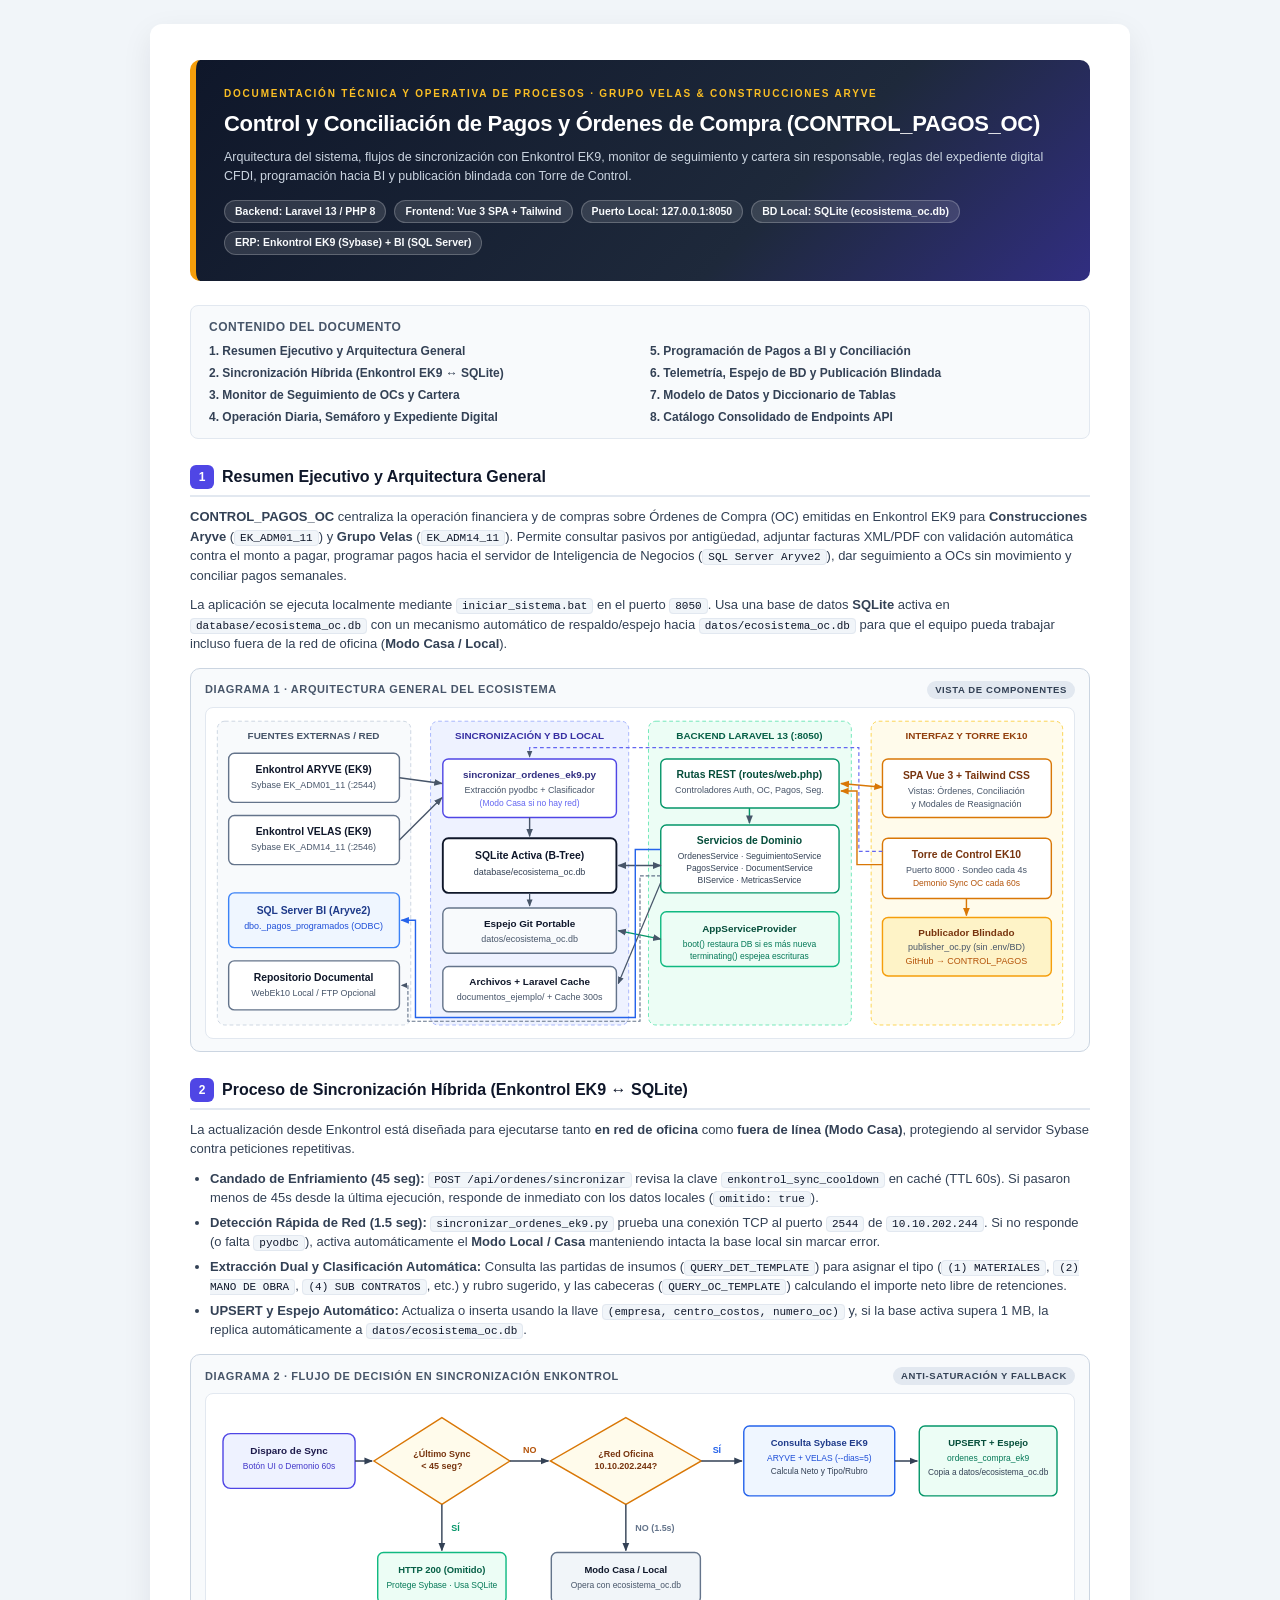
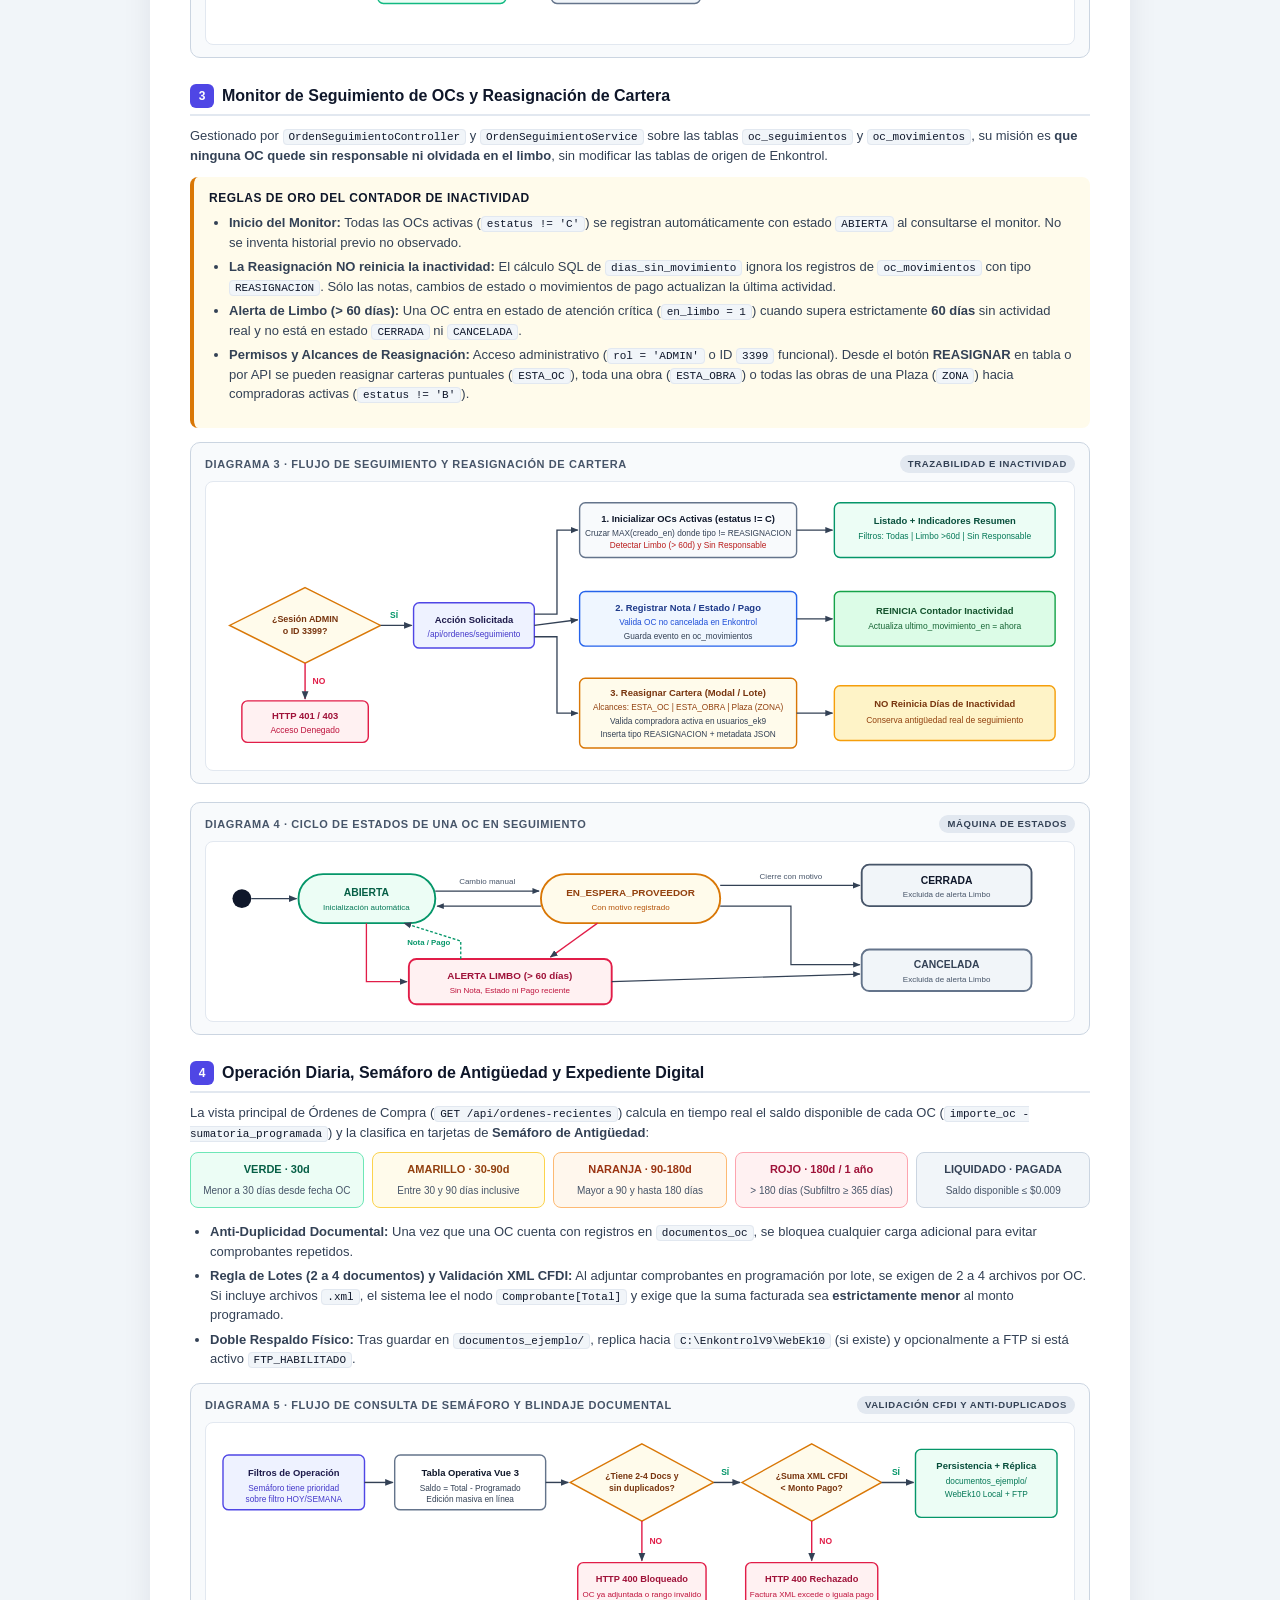
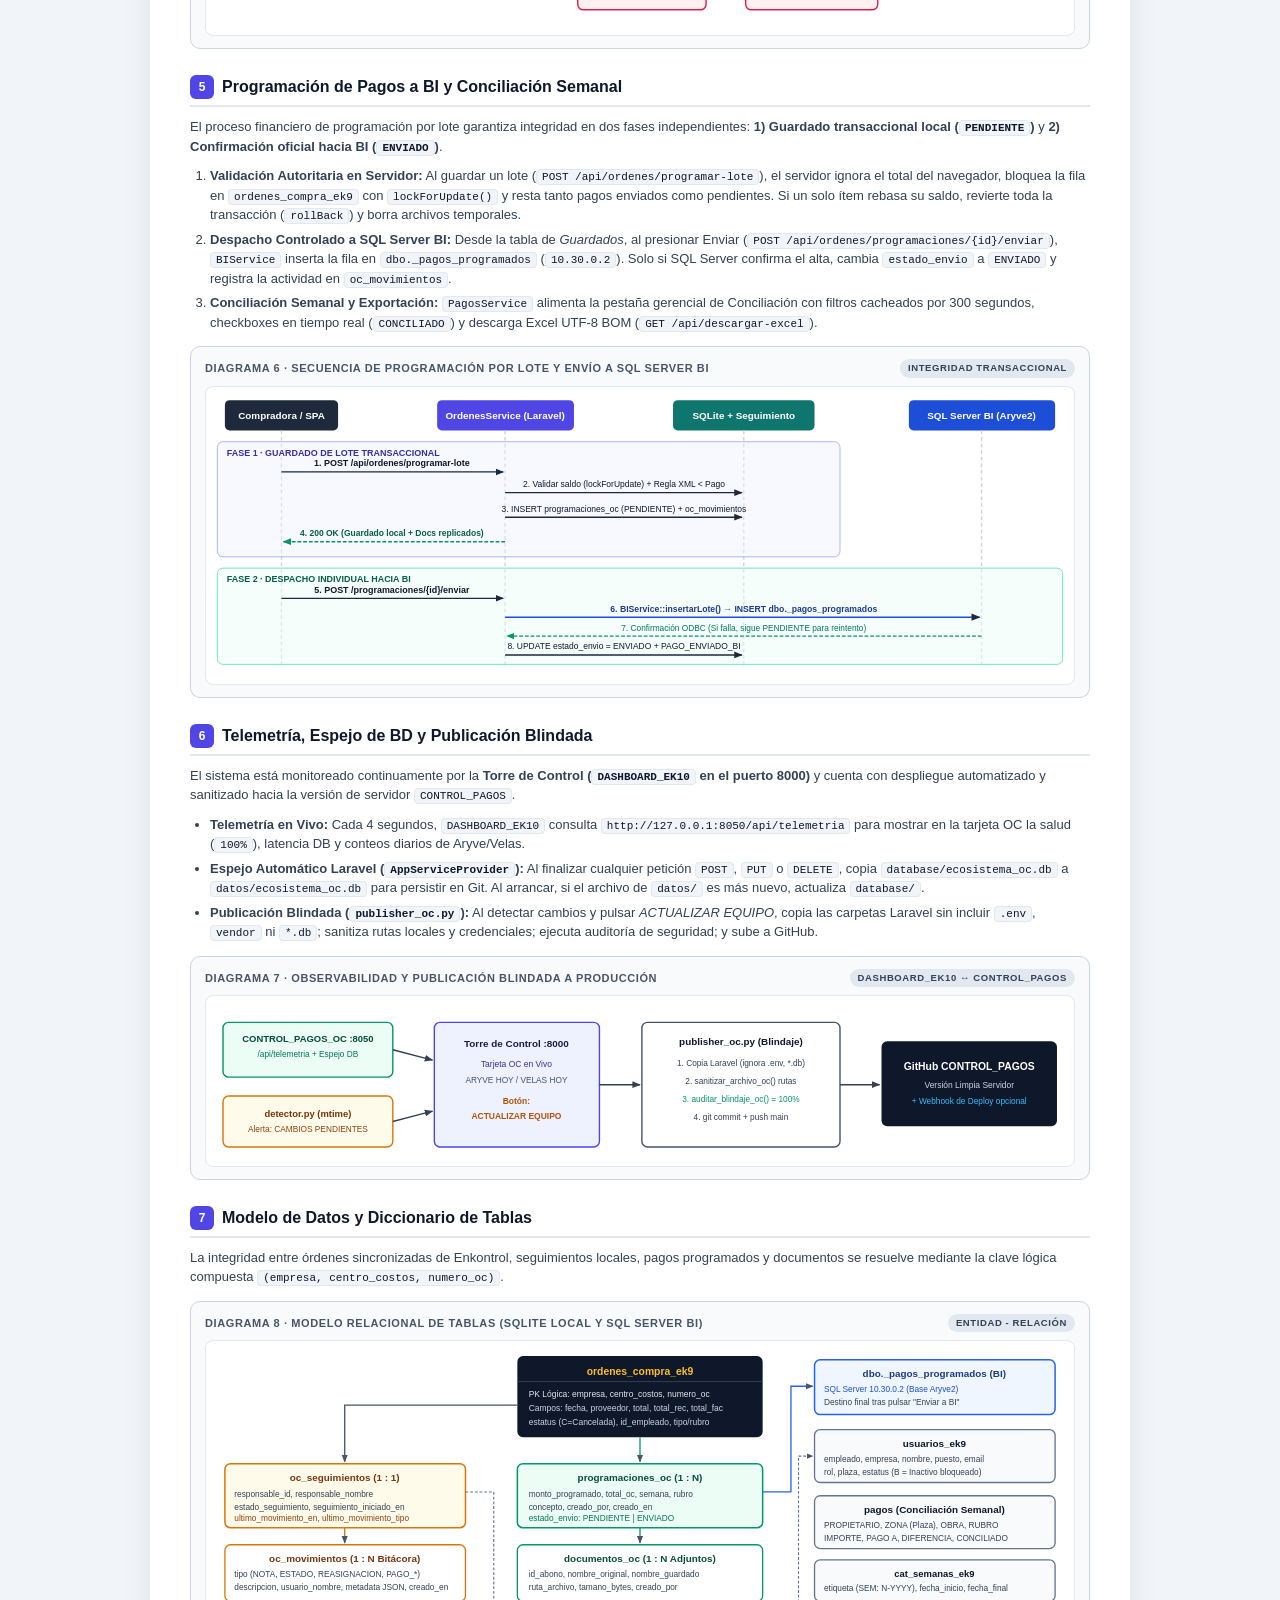
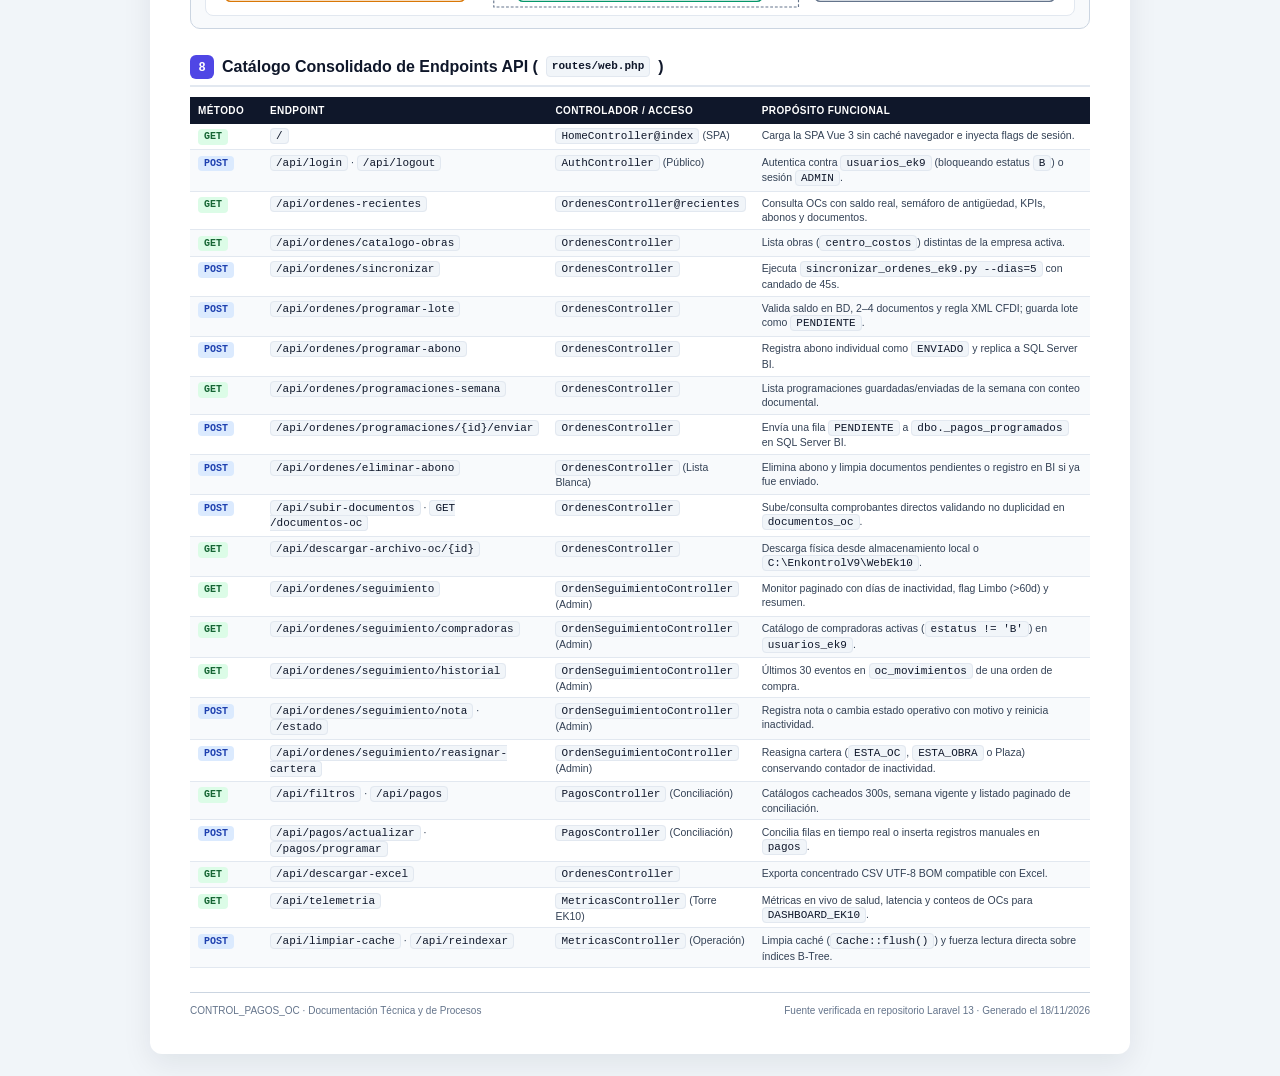
<file: docs/DOCUMENTACION_TECNICA_PROCESOS.html>
<!DOCTYPE html>
<html lang="es">
<head>
  <meta charset="UTF-8">
  <meta name="viewport" content="width=device-width, initial-scale=1.0">
  <title>Documentación Técnica y Diagramas de Procesos — CONTROL_PAGOS_OC</title>
  <style>
    @page {
      size: letter portrait;
      margin: 14mm 13mm 15mm 13mm;
    }

    * {
      box-sizing: border-box;
      -webkit-print-color-adjust: exact !important;
      print-color-adjust: exact !important;
    }

    body {
      font-family: "Segoe UI", -apple-system, BlinkMacSystemFont, Roboto, Arial, sans-serif;
      color: #1e293b;
      background: #f1f5f9;
      margin: 0;
      padding: 24px;
      line-height: 1.5;
      font-size: 13px;
    }

    .doc-container {
      max-width: 980px;
      margin: 0 auto;
      background: #ffffff;
      border-radius: 12px;
      box-shadow: 0 10px 30px rgba(15, 23, 42, 0.08);
      padding: 36px 40px;
    }

    @media print {
      body {
        background: #ffffff;
        padding: 0;
        font-size: 11.5px;
      }
      .doc-container {
        max-width: 100%;
        box-shadow: none;
        padding: 0;
        border-radius: 0;
      }
      .no-print {
        display: none !important;
      }
      .page-break {
        page-break-before: always;
        break-before: page;
      }
    }

    /* Cover / Header Banner */
    .doc-header {
      background: linear-gradient(135deg, #0f172a 0%, #1e293b 65%, #312e81 100%);
      color: #ffffff;
      padding: 26px 28px;
      border-radius: 10px;
      margin-bottom: 24px;
      border-left: 6px solid #f59e0b;
    }
    .doc-kicker {
      font-size: 10px;
      font-weight: 800;
      letter-spacing: 1.8px;
      text-transform: uppercase;
      color: #fbbf24;
      margin-bottom: 6px;
    }
    .doc-header h1 {
      margin: 0 0 8px 0;
      font-size: 22px;
      font-weight: 800;
      letter-spacing: -0.3px;
      color: #ffffff;
    }
    .doc-subtitle {
      margin: 0 0 14px 0;
      font-size: 12.5px;
      color: #cbd5e1;
    }
    .meta-pills {
      display: flex;
      flex-wrap: wrap;
      gap: 8px;
    }
    .meta-pill {
      background: rgba(255, 255, 255, 0.12);
      border: 1px solid rgba(255, 255, 255, 0.22);
      border-radius: 999px;
      padding: 3px 10px;
      font-size: 10.5px;
      font-weight: 600;
      color: #f8fafc;
    }

    /* Typography */
    h2 {
      font-size: 16px;
      font-weight: 800;
      color: #0f172a;
      margin: 26px 0 10px 0;
      padding-bottom: 6px;
      border-bottom: 2px solid #e2e8f0;
      display: flex;
      align-items: center;
      gap: 8px;
      page-break-after: avoid;
      break-after: avoid;
    }
    .sec-num {
      display: inline-flex;
      align-items: center;
      justify-content: center;
      width: 24px;
      height: 24px;
      border-radius: 6px;
      background: #4f46e5;
      color: #ffffff;
      font-size: 12px;
      font-weight: 800;
      flex-shrink: 0;
    }
    h3 {
      font-size: 13.5px;
      font-weight: 700;
      color: #1e293b;
      margin: 16px 0 8px 0;
      page-break-after: avoid;
      break-after: avoid;
    }
    p {
      margin: 0 0 10px 0;
      color: #334155;
    }
    ul, ol {
      margin: 6px 0 12px 0;
      padding-left: 20px;
      color: #334155;
    }
    li {
      margin-bottom: 5px;
    }

    code {
      background: #f1f5f9;
      border: 1px solid #e2e8f0;
      border-radius: 4px;
      padding: 1px 5px;
      font-family: Consolas, "Courier New", monospace;
      font-size: 11px;
      color: #0f172a;
    }

    /* Callouts */
    .callout {
      border-radius: 8px;
      padding: 12px 15px;
      margin: 12px 0;
      border-left: 4px solid #4f46e5;
      background: #eef2ff;
      break-inside: avoid;
      page-break-inside: avoid;
    }
    .callout.amber {
      border-left-color: #d97706;
      background: #fffbeb;
    }
    .callout.emerald {
      border-left-color: #059669;
      background: #ecfdf5;
    }
    .callout-title {
      font-weight: 800;
      font-size: 12px;
      text-transform: uppercase;
      letter-spacing: 0.5px;
      margin-bottom: 4px;
      color: #0f172a;
    }

    /* Diagram Card */
    .diagram-card {
      border: 1px solid #cbd5e1;
      border-radius: 10px;
      background: #f8fafc;
      padding: 12px 14px;
      margin: 14px 0 18px 0;
      break-inside: avoid;
      page-break-inside: avoid;
    }
    .diagram-title {
      font-size: 11px;
      font-weight: 800;
      text-transform: uppercase;
      letter-spacing: 0.6px;
      color: #475569;
      margin-bottom: 8px;
      display: flex;
      justify-content: space-between;
      align-items: center;
      gap: 10px;
    }
    .diagram-title span.tag {
      background: #e2e8f0;
      color: #334155;
      padding: 2px 8px;
      border-radius: 999px;
      font-size: 9.5px;
      white-space: nowrap;
      flex-shrink: 0;
    }
    .diagram-card svg {
      width: 100%;
      height: auto;
      display: block;
      background: #ffffff;
      border: 1px solid #e2e8f0;
      border-radius: 8px;
    }

    /* Tables */
    table {
      width: 100%;
      border-collapse: collapse;
      margin: 8px 0 12px 0;
      font-size: 10.5px;
      break-inside: auto;
    }
    thead {
      display: table-header-group;
    }
    tr {
      break-inside: avoid;
      page-break-inside: avoid;
    }
    th {
      background: #0f172a;
      color: #ffffff;
      text-align: left;
      padding: 6px 8px;
      font-weight: 700;
      font-size: 10px;
      text-transform: uppercase;
      letter-spacing: 0.4px;
    }
    td {
      padding: 4.5px 8px;
      border-bottom: 1px solid #e2e8f0;
      vertical-align: top;
      color: #334155;
      line-height: 1.35;
    }
    tbody tr:nth-child(even) td {
      background: #f8fafc;
    }

    .badge {
      display: inline-block;
      padding: 1px 6px;
      border-radius: 4px;
      font-size: 10px;
      font-weight: 700;
      font-family: Consolas, monospace;
    }
    .b-get { background: #dcfce7; color: #166534; }
    .b-post { background: #dbeafe; color: #1e40af; }

    /* KPI / Semaphore grid */
    .grid-cards {
      display: grid;
      grid-template-columns: repeat(5, 1fr);
      gap: 8px;
      margin: 10px 0 14px 0;
      break-inside: avoid;
      page-break-inside: avoid;
    }
    .sem-card {
      border-radius: 8px;
      padding: 8px 10px;
      border: 1px solid #cbd5e1;
      text-align: center;
    }
    .sem-card strong {
      display: block;
      font-size: 11px;
      margin-bottom: 2px;
    }
    .sem-card span {
      font-size: 10px;
      color: #475569;
    }
    .sem-verde { background: #ecfdf5; border-color: #6ee7b7; color: #065f46; }
    .sem-amarillo { background: #fffbeb; border-color: #fcd34d; color: #92400e; }
    .sem-naranja { background: #fff7ed; border-color: #fdba74; color: #9a3412; }
    .sem-rojo { background: #fff1f2; border-color: #fda4af; color: #9f1239; }
    .sem-gris { background: #f1f5f9; border-color: #cbd5e1; color: #334155; }

    .toc-box {
      background: #f8fafc;
      border: 1px solid #e2e8f0;
      border-radius: 8px;
      padding: 12px 18px;
      margin-bottom: 20px;
      break-inside: avoid;
    }
    .toc-grid {
      display: grid;
      grid-template-columns: 1fr 1fr;
      gap: 4px 20px;
      font-size: 12px;
    }
    .toc-grid a {
      color: #334155;
      text-decoration: none;
      font-weight: 600;
    }
    .footer-note {
      margin-top: 24px;
      padding-top: 10px;
      border-top: 1px solid #cbd5e1;
      font-size: 10px;
      color: #64748b;
      display: flex;
      justify-content: space-between;
    }
  </style>
</head>
<body>
  <div class="doc-container">

    <!-- ENCABEZADO EJECUTIVO -->
    <header class="doc-header">
      <div class="doc-kicker">Documentación Técnica y Operativa de Procesos · Grupo Velas &amp; Construcciones Aryve</div>
      <h1>Control y Conciliación de Pagos y Órdenes de Compra (CONTROL_PAGOS_OC)</h1>
      <p class="doc-subtitle">
        Arquitectura del sistema, flujos de sincronización con Enkontrol EK9, monitor de seguimiento y cartera sin responsable, reglas del expediente digital CFDI, programación hacia BI y publicación blindada con Torre de Control.
      </p>
      <div class="meta-pills">
        <span class="meta-pill">Backend: Laravel 13 / PHP 8</span>
        <span class="meta-pill">Frontend: Vue 3 SPA + Tailwind</span>
        <span class="meta-pill">Puerto Local: 127.0.0.1:8050</span>
        <span class="meta-pill">BD Local: SQLite (ecosistema_oc.db)</span>
        <span class="meta-pill">ERP: Enkontrol EK9 (Sybase) + BI (SQL Server)</span>
      </div>
    </header>

    <!-- INDICE -->
    <section class="toc-box">
      <div class="callout-title" style="color:#475569; margin-bottom:6px;">Contenido del Documento</div>
      <div class="toc-grid">
        <a href="#sec1">1. Resumen Ejecutivo y Arquitectura General</a>
        <a href="#sec5">5. Programación de Pagos a BI y Conciliación</a>
        <a href="#sec2">2. Sincronización Híbrida (Enkontrol EK9 ↔ SQLite)</a>
        <a href="#sec6">6. Telemetría, Espejo de BD y Publicación Blindada</a>
        <a href="#sec3">3. Monitor de Seguimiento de OCs y Cartera</a>
        <a href="#sec7">7. Modelo de Datos y Diccionario de Tablas</a>
        <a href="#sec4">4. Operación Diaria, Semáforo y Expediente Digital</a>
        <a href="#sec8">8. Catálogo Consolidado de Endpoints API</a>
      </div>
    </section>

    <!-- SECCION 1 -->
    <section id="sec1">
      <h2><span class="sec-num">1</span> Resumen Ejecutivo y Arquitectura General</h2>
      <p>
        <strong>CONTROL_PAGOS_OC</strong> centraliza la operación financiera y de compras sobre Órdenes de Compra (OC) emitidas en Enkontrol EK9 para <strong>Construcciones Aryve</strong> (<code>EK_ADM01_11</code>) y <strong>Grupo Velas</strong> (<code>EK_ADM14_11</code>). Permite consultar pasivos por antigüedad, adjuntar facturas XML/PDF con validación automática contra el monto a pagar, programar pagos hacia el servidor de Inteligencia de Negocios (<code>SQL Server Aryve2</code>), dar seguimiento a OCs sin movimiento y conciliar pagos semanales.
      </p>
      <p>
        La aplicación se ejecuta localmente mediante <code>iniciar_sistema.bat</code> en el puerto <code>8050</code>. Usa una base de datos <strong>SQLite</strong> activa en <code>database/ecosistema_oc.db</code> con un mecanismo automático de respaldo/espejo hacia <code>datos/ecosistema_oc.db</code> para que el equipo pueda trabajar incluso fuera de la red de oficina (<strong>Modo Casa / Local</strong>).
      </p>

      <div class="diagram-card">
        <div class="diagram-title">
          <span>Diagrama 1 · Arquitectura General del Ecosistema</span>
          <span class="tag">Vista de Componentes</span>
        </div>
        <svg viewBox="0 0 920 350" xmlns="http://www.w3.org/2000/svg">
          <defs>
            <marker id="arr1" viewBox="0 0 10 10" refX="9" refY="5" markerWidth="6" markerHeight="6" orient="auto-start-reverse">
              <path d="M 0 1 L 10 5 L 0 9 z" fill="#475569"/>
            </marker>
            <marker id="arr1-blue" viewBox="0 0 10 10" refX="9" refY="5" markerWidth="6" markerHeight="6" orient="auto-start-reverse">
              <path d="M 0 1 L 10 5 L 0 9 z" fill="#2563eb"/>
            </marker>
            <marker id="arr1-amber" viewBox="0 0 10 10" refX="9" refY="5" markerWidth="6" markerHeight="6" orient="auto-start-reverse">
              <path d="M 0 1 L 10 5 L 0 9 z" fill="#d97706"/>
            </marker>
          </defs>

          <!-- Zone Backgrounds -->
          <rect x="12" y="14" width="205" height="322" rx="8" fill="#f8fafc" stroke="#cbd5e1" stroke-dasharray="4 3"/>
          <text x="114" y="33" text-anchor="middle" font-size="10.5" font-weight="800" fill="#475569">FUENTES EXTERNAS / RED</text>

          <rect x="238" y="14" width="210" height="322" rx="8" fill="#eef2ff" stroke="#a5b4fc" stroke-dasharray="4 3"/>
          <text x="343" y="33" text-anchor="middle" font-size="10.5" font-weight="800" fill="#3730a3">SINCRONIZACIÓN Y BD LOCAL</text>

          <rect x="469" y="14" width="215" height="322" rx="8" fill="#ecfdf5" stroke="#6ee7b7" stroke-dasharray="4 3"/>
          <text x="576" y="33" text-anchor="middle" font-size="10.5" font-weight="800" fill="#065f46">BACKEND LARAVEL 13 (:8050)</text>

          <rect x="705" y="14" width="203" height="322" rx="8" fill="#fffbeb" stroke="#fcd34d" stroke-dasharray="4 3"/>
          <text x="806" y="33" text-anchor="middle" font-size="10.5" font-weight="800" fill="#92400e">INTERFAZ Y TORRE EK10</text>

          <!-- Column 1 Nodes -->
          <rect x="24" y="48" width="181" height="52" rx="6" fill="#ffffff" stroke="#64748b" stroke-width="1.5"/>
          <text x="114" y="69" text-anchor="middle" font-size="11" font-weight="700" fill="#0f172a">Enkontrol ARYVE (EK9)</text>
          <text x="114" y="85" text-anchor="middle" font-size="9.5" fill="#475569">Sybase EK_ADM01_11 (:2544)</text>

          <rect x="24" y="114" width="181" height="52" rx="6" fill="#ffffff" stroke="#64748b" stroke-width="1.5"/>
          <text x="114" y="135" text-anchor="middle" font-size="11" font-weight="700" fill="#0f172a">Enkontrol VELAS (EK9)</text>
          <text x="114" y="151" text-anchor="middle" font-size="9.5" fill="#475569">Sybase EK_ADM14_11 (:2546)</text>

          <rect x="24" y="196" width="181" height="58" rx="6" fill="#eff6ff" stroke="#3b82f6" stroke-width="1.5"/>
          <text x="114" y="218" text-anchor="middle" font-size="11" font-weight="700" fill="#1e3a8a">SQL Server BI (Aryve2)</text>
          <text x="114" y="234" text-anchor="middle" font-size="9.5" fill="#1d4ed8">dbo._pagos_programados (ODBC)</text>

          <rect x="24" y="268" width="181" height="52" rx="6" fill="#ffffff" stroke="#64748b" stroke-width="1.5"/>
          <text x="114" y="289" text-anchor="middle" font-size="11" font-weight="700" fill="#0f172a">Repositorio Documental</text>
          <text x="114" y="305" text-anchor="middle" font-size="9.5" fill="#475569">WebEk10 Local / FTP Opcional</text>

          <!-- Column 2 Nodes -->
          <rect x="251" y="54" width="184" height="62" rx="6" fill="#ffffff" stroke="#4f46e5" stroke-width="1.5"/>
          <text x="343" y="74" text-anchor="middle" font-size="10.5" font-weight="700" fill="#312e81">sincronizar_ordenes_ek9.py</text>
          <text x="343" y="90" text-anchor="middle" font-size="9.5" fill="#475569">Extracción pyodbc + Clasificador</text>
          <text x="343" y="104" text-anchor="middle" font-size="9" fill="#6366f1">(Modo Casa si no hay red)</text>

          <rect x="251" y="138" width="184" height="58" rx="6" fill="#ffffff" stroke="#0f172a" stroke-width="2"/>
          <text x="343" y="160" text-anchor="middle" font-size="11" font-weight="800" fill="#0f172a">SQLite Activa (B-Tree)</text>
          <text x="343" y="177" text-anchor="middle" font-size="9.5" fill="#334155">database/ecosistema_oc.db</text>

          <rect x="251" y="212" width="184" height="48" rx="6" fill="#f8fafc" stroke="#64748b" stroke-width="1.5"/>
          <text x="343" y="232" text-anchor="middle" font-size="10.5" font-weight="700" fill="#0f172a">Espejo Git Portable</text>
          <text x="343" y="248" text-anchor="middle" font-size="9.5" fill="#475569">datos/ecosistema_oc.db</text>

          <rect x="251" y="274" width="184" height="48" rx="6" fill="#ffffff" stroke="#64748b" stroke-width="1.5"/>
          <text x="343" y="294" text-anchor="middle" font-size="10.5" font-weight="700" fill="#0f172a">Archivos + Laravel Cache</text>
          <text x="343" y="310" text-anchor="middle" font-size="9.5" fill="#475569">documentos_ejemplo/ + Cache 300s</text>

          <!-- Column 3 Nodes -->
          <rect x="482" y="54" width="189" height="52" rx="6" fill="#ffffff" stroke="#059669" stroke-width="1.5"/>
          <text x="576" y="74" text-anchor="middle" font-size="11" font-weight="700" fill="#064e3b">Rutas REST (routes/web.php)</text>
          <text x="576" y="90" text-anchor="middle" font-size="9.5" fill="#475569">Controladores Auth, OC, Pagos, Seg.</text>

          <rect x="482" y="124" width="189" height="72" rx="6" fill="#ffffff" stroke="#059669" stroke-width="1.5"/>
          <text x="576" y="144" text-anchor="middle" font-size="11" font-weight="700" fill="#064e3b">Servicios de Dominio</text>
          <text x="576" y="160" text-anchor="middle" font-size="9" fill="#334155">OrdenesService · SeguimientoService</text>
          <text x="576" y="173" text-anchor="middle" font-size="9" fill="#334155">PagosService · DocumentService</text>
          <text x="576" y="186" text-anchor="middle" font-size="9" fill="#334155">BIService · MetricasService</text>

          <rect x="482" y="216" width="189" height="58" rx="6" fill="#ecfdf5" stroke="#10b981" stroke-width="1.5"/>
          <text x="576" y="237" text-anchor="middle" font-size="10.5" font-weight="700" fill="#064e3b">AppServiceProvider</text>
          <text x="576" y="253" text-anchor="middle" font-size="9" fill="#047857">boot() restaura DB si es más nueva</text>
          <text x="576" y="266" text-anchor="middle" font-size="9" fill="#047857">terminating() espejea escrituras</text>

          <!-- Column 4 Nodes -->
          <rect x="717" y="54" width="179" height="62" rx="6" fill="#ffffff" stroke="#d97706" stroke-width="1.5"/>
          <text x="806" y="75" text-anchor="middle" font-size="11" font-weight="700" fill="#78350f">SPA Vue 3 + Tailwind CSS</text>
          <text x="806" y="91" text-anchor="middle" font-size="9.5" fill="#475569">Vistas: Órdenes, Conciliación</text>
          <text x="806" y="105" text-anchor="middle" font-size="9.5" fill="#475569">y Modales de Reasignación</text>

          <rect x="717" y="138" width="179" height="64" rx="6" fill="#ffffff" stroke="#d97706" stroke-width="1.5"/>
          <text x="806" y="159" text-anchor="middle" font-size="11" font-weight="700" fill="#78350f">Torre de Control EK10</text>
          <text x="806" y="175" text-anchor="middle" font-size="9.5" fill="#475569">Puerto 8000 · Sondeo cada 4s</text>
          <text x="806" y="189" text-anchor="middle" font-size="9" fill="#b45309">Demonio Sync OC cada 60s</text>

          <rect x="717" y="222" width="179" height="62" rx="6" fill="#fef3c7" stroke="#f59e0b" stroke-width="1.5"/>
          <text x="806" y="242" text-anchor="middle" font-size="10.5" font-weight="700" fill="#78350f">Publicador Blindado</text>
          <text x="806" y="257" text-anchor="middle" font-size="9.5" fill="#475569">publisher_oc.py (sin .env/BD)</text>
          <text x="806" y="271" text-anchor="middle" font-size="9.5" fill="#b45309">GitHub → CONTROL_PAGOS</text>

          <!-- Arrows -->
          <line x1="205" y1="74" x2="250" y2="80" stroke="#475569" stroke-width="1.5" marker-end="url(#arr1)"/>
          <line x1="205" y1="140" x2="250" y2="95" stroke="#475569" stroke-width="1.5" marker-end="url(#arr1)"/>
          <line x1="343" y1="116" x2="343" y2="136" stroke="#475569" stroke-width="1.5" marker-end="url(#arr1)"/>
          <line x1="343" y1="196" x2="343" y2="210" stroke="#475569" stroke-width="1.3" marker-end="url(#arr1)"/>

          <!-- Backend to DB & BI & WebEk10 -->
          <line x1="482" y1="167" x2="437" y2="167" stroke="#475569" stroke-width="1.6" marker-end="url(#arr1)" marker-start="url(#arr1)"/>
          <line x1="482" y1="245" x2="437" y2="236" stroke="#059669" stroke-width="1.5" marker-end="url(#arr1)" marker-start="url(#arr1)"/>
          <line x1="482" y1="185" x2="437" y2="292" stroke="#475569" stroke-width="1.3" marker-end="url(#arr1)"/>

          <!-- Backend to BI & Docs -->
          <path d="M 482 150 L 455 150 L 455 328 L 222 328 L 222 225 L 207 225" fill="none" stroke="#2563eb" stroke-width="1.5" marker-end="url(#arr1-blue)"/>
          <path d="M 482 178 L 460 178 L 460 332 L 214 332 L 214 294 L 207 294" fill="none" stroke="#64748b" stroke-width="1.2" stroke-dasharray="4 2" marker-end="url(#arr1)"/>

          <!-- Backend & Clients -->
          <line x1="576" y1="106" x2="576" y2="122" stroke="#059669" stroke-width="1.5" marker-end="url(#arr1)"/>
          <line x1="717" y1="84" x2="673" y2="80" stroke="#d97706" stroke-width="1.6" marker-end="url(#arr1-amber)" marker-start="url(#arr1-amber)"/>
          <path d="M 717 166 L 690 166 L 690 88 L 673 88" fill="none" stroke="#d97706" stroke-width="1.5" marker-end="url(#arr1-amber)"/>
          <line x1="806" y1="202" x2="806" y2="220" stroke="#d97706" stroke-width="1.5" marker-end="url(#arr1-amber)"/>
          <path d="M 717 152 L 692 152 L 692 42 L 343 42 L 343 52" fill="none" stroke="#6366f1" stroke-width="1.2" stroke-dasharray="4 3" marker-end="url(#arr1)"/>
        </svg>
      </div>
    </section>

    <!-- SECCION 2 -->
    <section id="sec2">
      <h2><span class="sec-num">2</span> Proceso de Sincronización Híbrida (Enkontrol EK9 ↔ SQLite)</h2>
      <p>
        La actualización desde Enkontrol está diseñada para ejecutarse tanto <strong>en red de oficina</strong> como <strong>fuera de línea (Modo Casa)</strong>, protegiendo al servidor Sybase contra peticiones repetitivas.
      </p>
      <ul>
        <li><strong>Candado de Enfriamiento (45 seg):</strong> <code>POST /api/ordenes/sincronizar</code> revisa la clave <code>enkontrol_sync_cooldown</code> en caché (TTL 60s). Si pasaron menos de 45s desde la última ejecución, responde de inmediato con los datos locales (<code>omitido: true</code>).</li>
        <li><strong>Detección Rápida de Red (1.5 seg):</strong> <code>sincronizar_ordenes_ek9.py</code> prueba una conexión TCP al puerto <code>2544</code> de <code>10.10.202.244</code>. Si no responde (o falta <code>pyodbc</code>), activa automáticamente el <strong>Modo Local / Casa</strong> manteniendo intacta la base local sin marcar error.</li>
        <li><strong>Extracción Dual y Clasificación Automática:</strong> Consulta las partidas de insumos (<code>QUERY_DET_TEMPLATE</code>) para asignar el tipo (<code>(1) MATERIALES</code>, <code>(2) MANO DE OBRA</code>, <code>(4) SUB CONTRATOS</code>, etc.) y rubro sugerido, y las cabeceras (<code>QUERY_OC_TEMPLATE</code>) calculando el importe neto libre de retenciones.</li>
        <li><strong>UPSERT y Espejo Automático:</strong> Actualiza o inserta usando la llave <code>(empresa, centro_costos, numero_oc)</code> y, si la base activa supera 1 MB, la replica automáticamente a <code>datos/ecosistema_oc.db</code>.</li>
      </ul>

      <div class="diagram-card">
        <div class="diagram-title">
          <span>Diagrama 2 · Flujo de Decisión en Sincronización Enkontrol</span>
          <span class="tag">Anti-Saturación y Fallback</span>
        </div>
        <svg viewBox="0 0 920 265" xmlns="http://www.w3.org/2000/svg">
          <defs>
            <marker id="arr2" viewBox="0 0 10 10" refX="9" refY="5" markerWidth="6" markerHeight="6" orient="auto">
              <path d="M 0 1 L 10 5 L 0 9 z" fill="#334155"/>
            </marker>
          </defs>

          <!-- Step 1 -->
          <rect x="18" y="42" width="140" height="58" rx="8" fill="#eef2ff" stroke="#4f46e5" stroke-width="1.5"/>
          <text x="88" y="64" text-anchor="middle" font-size="10.5" font-weight="700" fill="#1e1b4b">Disparo de Sync</text>
          <text x="88" y="80" text-anchor="middle" font-size="9" fill="#4338ca">Botón UI o Demonio 60s</text>

          <!-- Decision 1 -->
          <polygon points="250,25 322,71 250,117 178,71" fill="#fffbeb" stroke="#d97706" stroke-width="1.5"/>
          <text x="250" y="67" text-anchor="middle" font-size="9.5" font-weight="700" fill="#78350f">¿Último Sync</text>
          <text x="250" y="80" text-anchor="middle" font-size="9.5" font-weight="700" fill="#78350f">&lt; 45 seg?</text>

          <!-- Branch Cooldown Hit -->
          <rect x="182" y="168" width="136" height="54" rx="6" fill="#ecfdf5" stroke="#10b981" stroke-width="1.5"/>
          <text x="250" y="190" text-anchor="middle" font-size="10" font-weight="700" fill="#065f46">HTTP 200 (Omitido)</text>
          <text x="250" y="206" text-anchor="middle" font-size="9" fill="#047857">Protege Sybase · Usa SQLite</text>

          <!-- Decision 2 -->
          <polygon points="445,25 525,71 445,117 365,71" fill="#fffbeb" stroke="#d97706" stroke-width="1.5"/>
          <text x="445" y="67" text-anchor="middle" font-size="9.5" font-weight="700" fill="#78350f">¿Red Oficina</text>
          <text x="445" y="80" text-anchor="middle" font-size="9.5" font-weight="700" fill="#78350f">10.10.202.244?</text>

          <!-- Branch Modo Casa -->
          <rect x="366" y="168" width="158" height="54" rx="6" fill="#f1f5f9" stroke="#64748b" stroke-width="1.5"/>
          <text x="445" y="190" text-anchor="middle" font-size="10" font-weight="700" fill="#0f172a">Modo Casa / Local</text>
          <text x="445" y="206" text-anchor="middle" font-size="9" fill="#475569">Opera con ecosistema_oc.db</text>

          <!-- Online Extract -->
          <rect x="570" y="34" width="160" height="74" rx="6" fill="#eff6ff" stroke="#2563eb" stroke-width="1.5"/>
          <text x="650" y="55" text-anchor="middle" font-size="10" font-weight="700" fill="#1e3a8a">Consulta Sybase EK9</text>
          <text x="650" y="71" text-anchor="middle" font-size="9" fill="#1d4ed8">ARYVE + VELAS (--dias=5)</text>
          <text x="650" y="85" text-anchor="middle" font-size="8.8" fill="#334155">Calcula Neto y Tipo/Rubro</text>

          <!-- Upsert & Mirror -->
          <rect x="756" y="34" width="146" height="74" rx="6" fill="#ecfdf5" stroke="#059669" stroke-width="1.5"/>
          <text x="829" y="55" text-anchor="middle" font-size="10" font-weight="700" fill="#064e3b">UPSERT + Espejo</text>
          <text x="829" y="71" text-anchor="middle" font-size="9" fill="#047857">ordenes_compra_ek9</text>
          <text x="829" y="86" text-anchor="middle" font-size="8.8" fill="#334155">Copia a datos/ecosistema_oc.db</text>

          <!-- Connectors -->
          <line x1="158" y1="71" x2="176" y2="71" stroke="#334155" stroke-width="1.5" marker-end="url(#arr2)"/>
          <line x1="250" y1="117" x2="250" y2="166" stroke="#334155" stroke-width="1.5" marker-end="url(#arr2)"/>
          <text x="260" y="145" font-size="9.5" font-weight="700" fill="#059669">SÍ</text>

          <line x1="322" y1="71" x2="363" y2="71" stroke="#334155" stroke-width="1.5" marker-end="url(#arr2)"/>
          <text x="336" y="63" font-size="9.5" font-weight="700" fill="#b45309">NO</text>

          <line x1="445" y1="117" x2="445" y2="166" stroke="#334155" stroke-width="1.5" marker-end="url(#arr2)"/>
          <text x="455" y="145" font-size="9.5" font-weight="700" fill="#64748b">NO (1.5s)</text>

          <line x1="525" y1="71" x2="568" y2="71" stroke="#334155" stroke-width="1.5" marker-end="url(#arr2)"/>
          <text x="537" y="63" font-size="9.5" font-weight="700" fill="#2563eb">SÍ</text>

          <line x1="730" y1="71" x2="754" y2="71" stroke="#334155" stroke-width="1.5" marker-end="url(#arr2)"/>
        </svg>
      </div>
    </section>

    <!-- SECCION 3 -->
    <section id="sec3" class="page-break">
      <h2><span class="sec-num">3</span> Monitor de Seguimiento de OCs y Reasignación de Cartera</h2>
      <p>
        Gestionado por <code>OrdenSeguimientoController</code> y <code>OrdenSeguimientoService</code> sobre las tablas <code>oc_seguimientos</code> y <code>oc_movimientos</code>, su misión es <strong>que ninguna OC quede sin responsable ni olvidada en el limbo</strong>, sin modificar las tablas de origen de Enkontrol.
      </p>

      <div class="callout amber">
        <div class="callout-title">Reglas de Oro del Contador de Inactividad</div>
        <ul>
          <li><strong>Inicio del Monitor:</strong> Todas las OCs activas (<code>estatus != 'C'</code>) se registran automáticamente con estado <code>ABIERTA</code> al consultarse el monitor. No se inventa historial previo no observado.</li>
          <li><strong>La Reasignación NO reinicia la inactividad:</strong> El cálculo SQL de <code>dias_sin_movimiento</code> ignora los registros de <code>oc_movimientos</code> con tipo <code>REASIGNACION</code>. Sólo las notas, cambios de estado o movimientos de pago actualizan la última actividad.</li>
          <li><strong>Alerta de Limbo (&gt; 60 días):</strong> Una OC entra en estado de atención crítica (<code>en_limbo = 1</code>) cuando supera estrictamente <strong>60 días</strong> sin actividad real y no está en estado <code>CERRADA</code> ni <code>CANCELADA</code>.</li>
          <li><strong>Permisos y Alcances de Reasignación:</strong> Acceso administrativo (<code>rol = 'ADMIN'</code> o ID <code>3399</code> funcional). Desde el botón <strong>REASIGNAR</strong> en tabla o por API se pueden reasignar carteras puntuales (<code>ESTA_OC</code>), toda una obra (<code>ESTA_OBRA</code>) o todas las obras de una Plaza (<code>ZONA</code>) hacia compradoras activas (<code>estatus != 'B'</code>).</li>
        </ul>
      </div>

      <div class="diagram-card">
        <div class="diagram-title">
          <span>Diagrama 3 · Flujo de Seguimiento y Reasignación de Cartera</span>
          <span class="tag">Trazabilidad e Inactividad</span>
        </div>
        <svg viewBox="0 0 920 305" xmlns="http://www.w3.org/2000/svg">
          <defs>
            <marker id="arr3" viewBox="0 0 10 10" refX="9" refY="5" markerWidth="6" markerHeight="6" orient="auto">
              <path d="M 0 1 L 10 5 L 0 9 z" fill="#334155"/>
            </marker>
          </defs>

          <!-- Auth -->
          <polygon points="105,112 185,152 105,192 25,152" fill="#fffbeb" stroke="#d97706" stroke-width="1.5"/>
          <text x="105" y="148" text-anchor="middle" font-size="9.5" font-weight="700" fill="#78350f">¿Sesión ADMIN</text>
          <text x="105" y="161" text-anchor="middle" font-size="9.5" font-weight="700" fill="#78350f">o ID 3399?</text>

          <rect x="38" y="232" width="134" height="44" rx="6" fill="#fff1f2" stroke="#e11d48" stroke-width="1.5"/>
          <text x="105" y="251" text-anchor="middle" font-size="10" font-weight="700" fill="#9f1239">HTTP 401 / 403</text>
          <text x="105" y="266" text-anchor="middle" font-size="9" fill="#be123c">Acceso Denegado</text>

          <!-- Operation Switch -->
          <rect x="220" y="128" width="128" height="48" rx="6" fill="#eef2ff" stroke="#4f46e5" stroke-width="1.5"/>
          <text x="284" y="149" text-anchor="middle" font-size="10" font-weight="700" fill="#1e1b4b">Acción Solicitada</text>
          <text x="284" y="164" text-anchor="middle" font-size="8.8" fill="#4338ca">/api/ordenes/seguimiento</text>

          <!-- Track 1: Consultar -->
          <rect x="396" y="22" width="230" height="58" rx="6" fill="#f8fafc" stroke="#64748b" stroke-width="1.5"/>
          <text x="511" y="42" text-anchor="middle" font-size="10" font-weight="700" fill="#0f172a">1. Inicializar OCs Activas (estatus != C)</text>
          <text x="511" y="57" text-anchor="middle" font-size="8.8" fill="#334155">Cruzar MAX(creado_en) donde tipo != REASIGNACION</text>
          <text x="511" y="70" text-anchor="middle" font-size="8.8" fill="#b91c1c">Detectar Limbo (&gt; 60d) y Sin Responsable</text>

          <rect x="666" y="22" width="234" height="58" rx="6" fill="#ecfdf5" stroke="#059669" stroke-width="1.5"/>
          <text x="783" y="44" text-anchor="middle" font-size="10" font-weight="700" fill="#064e3b">Listado + Indicadores Resumen</text>
          <text x="783" y="60" text-anchor="middle" font-size="9" fill="#047857">Filtros: Todas | Limbo &gt;60d | Sin Responsable</text>

          <!-- Track 2: Nota / Estado / Pago -->
          <rect x="396" y="116" width="230" height="58" rx="6" fill="#eff6ff" stroke="#2563eb" stroke-width="1.5"/>
          <text x="511" y="137" text-anchor="middle" font-size="10" font-weight="700" fill="#1e3a8a">2. Registrar Nota / Estado / Pago</text>
          <text x="511" y="152" text-anchor="middle" font-size="8.8" fill="#1d4ed8">Valida OC no cancelada en Enkontrol</text>
          <text x="511" y="166" text-anchor="middle" font-size="8.8" fill="#334155">Guarda evento en oc_movimientos</text>

          <rect x="666" y="116" width="234" height="58" rx="6" fill="#dcfce7" stroke="#16a34a" stroke-width="1.5"/>
          <text x="783" y="140" text-anchor="middle" font-size="10" font-weight="700" fill="#14532d">REINICIA Contador Inactividad</text>
          <text x="783" y="156" text-anchor="middle" font-size="9" fill="#166534">Actualiza ultimo_movimiento_en = ahora</text>

          <!-- Track 3: Reasignar Cartera -->
          <rect x="396" y="208" width="230" height="74" rx="6" fill="#fffbeb" stroke="#d97706" stroke-width="1.5"/>
          <text x="511" y="227" text-anchor="middle" font-size="10" font-weight="700" fill="#78350f">3. Reasignar Cartera (Modal / Lote)</text>
          <text x="511" y="242" text-anchor="middle" font-size="8.8" fill="#92400e">Alcances: ESTA_OC | ESTA_OBRA | Plaza (ZONA)</text>
          <text x="511" y="256" text-anchor="middle" font-size="8.8" fill="#334155">Valida compradora activa en usuarios_ek9</text>
          <text x="511" y="270" text-anchor="middle" font-size="8.8" fill="#334155">Inserta tipo REASIGNACION + metadata JSON</text>

          <rect x="666" y="216" width="234" height="58" rx="6" fill="#fef3c7" stroke="#f59e0b" stroke-width="1.5"/>
          <text x="783" y="239" text-anchor="middle" font-size="10" font-weight="700" fill="#78350f">NO Reinicia Días de Inactividad</text>
          <text x="783" y="255" text-anchor="middle" font-size="9" fill="#92400e">Conserva antigüedad real de seguimiento</text>

          <!-- Arrows -->
          <line x1="105" y1="192" x2="105" y2="230" stroke="#e11d48" stroke-width="1.5" marker-end="url(#arr3)"/>
          <text x="113" y="214" font-size="9" font-weight="700" fill="#e11d48">NO</text>

          <line x1="185" y1="152" x2="218" y2="152" stroke="#334155" stroke-width="1.5" marker-end="url(#arr3)"/>
          <text x="195" y="144" font-size="9" font-weight="700" fill="#059669">SÍ</text>

          <path d="M 348 140 L 372 140 L 372 51 L 394 51" fill="none" stroke="#334155" stroke-width="1.4" marker-end="url(#arr3)"/>
          <line x1="348" y1="152" x2="394" y2="146" stroke="#334155" stroke-width="1.4" marker-end="url(#arr3)"/>
          <path d="M 348 164 L 372 164 L 372 245 L 394 245" fill="none" stroke="#334155" stroke-width="1.4" marker-end="url(#arr3)"/>

          <line x1="626" y1="51" x2="664" y2="51" stroke="#334155" stroke-width="1.4" marker-end="url(#arr3)"/>
          <line x1="626" y1="145" x2="664" y2="145" stroke="#334155" stroke-width="1.4" marker-end="url(#arr3)"/>
          <line x1="626" y1="245" x2="664" y2="245" stroke="#334155" stroke-width="1.4" marker-end="url(#arr3)"/>
        </svg>
      </div>

      <div class="diagram-card">
        <div class="diagram-title">
          <span>Diagrama 4 · Ciclo de Estados de una OC en Seguimiento</span>
          <span class="tag">Máquina de Estados</span>
        </div>
        <svg viewBox="0 0 920 190" xmlns="http://www.w3.org/2000/svg">
          <defs>
            <marker id="arr4" viewBox="0 0 10 10" refX="9" refY="5" markerWidth="6" markerHeight="6" orient="auto">
              <path d="M 0 1 L 10 5 L 0 9 z" fill="#334155"/>
            </marker>
          </defs>

          <!-- Start circle -->
          <circle cx="38" cy="60" r="10" fill="#0f172a"/>
          <line x1="48" y1="60" x2="96" y2="60" stroke="#334155" stroke-width="1.5" marker-end="url(#arr4)"/>

          <!-- ABIERTA -->
          <rect x="98" y="34" width="145" height="52" rx="26" fill="#ecfdf5" stroke="#059669" stroke-width="2"/>
          <text x="170" y="57" text-anchor="middle" font-size="11" font-weight="800" fill="#065f46">ABIERTA</text>
          <text x="170" y="72" text-anchor="middle" font-size="8.5" fill="#047857">Inicialización automática</text>

          <!-- EN_ESPERA_PROVEEDOR -->
          <rect x="355" y="34" width="190" height="52" rx="26" fill="#fffbeb" stroke="#d97706" stroke-width="2"/>
          <text x="450" y="57" text-anchor="middle" font-size="10.5" font-weight="800" fill="#92400e">EN_ESPERA_PROVEEDOR</text>
          <text x="450" y="72" text-anchor="middle" font-size="8.5" fill="#b45309">Con motivo registrado</text>

          <!-- EN_LIMBO -->
          <rect x="215" y="124" width="215" height="48" rx="8" fill="#fff1f2" stroke="#e11d48" stroke-width="2"/>
          <text x="322" y="145" text-anchor="middle" font-size="10.5" font-weight="800" fill="#9f1239">ALERTA LIMBO (&gt; 60 días)</text>
          <text x="322" y="160" text-anchor="middle" font-size="8.5" fill="#be123c">Sin Nota, Estado ni Pago reciente</text>

          <!-- Terminal States -->
          <rect x="695" y="24" width="180" height="44" rx="8" fill="#f1f5f9" stroke="#475569" stroke-width="2"/>
          <text x="785" y="44" text-anchor="middle" font-size="11" font-weight="800" fill="#0f172a">CERRADA</text>
          <text x="785" y="58" text-anchor="middle" font-size="8.5" fill="#475569">Excluida de alerta Limbo</text>

          <rect x="695" y="114" width="180" height="44" rx="8" fill="#f1f5f9" stroke="#64748b" stroke-width="2"/>
          <text x="785" y="134" text-anchor="middle" font-size="11" font-weight="800" fill="#334155">CANCELADA</text>
          <text x="785" y="148" text-anchor="middle" font-size="8.5" fill="#475569">Excluida de alerta Limbo</text>

          <!-- Transitions -->
          <line x1="243" y1="52" x2="353" y2="52" stroke="#334155" stroke-width="1.3" marker-end="url(#arr4)"/>
          <text x="298" y="45" text-anchor="middle" font-size="8.5" fill="#475569">Cambio manual</text>

          <line x1="355" y1="68" x2="245" y2="68" stroke="#334155" stroke-width="1.3" marker-end="url(#arr4)"/>

          <path d="M 170 86 L 170 148 L 213 148" fill="none" stroke="#e11d48" stroke-width="1.4" marker-end="url(#arr4)"/>
          <line x1="415" y1="86" x2="365" y2="122" stroke="#e11d48" stroke-width="1.4" marker-end="url(#arr4)"/>
          <path d="M 270 124 L 270 105 L 210 86" fill="none" stroke="#059669" stroke-width="1.4" stroke-dasharray="3 2" marker-end="url(#arr4)"/>
          <text x="236" y="109" text-anchor="middle" font-size="8.3" font-weight="700" fill="#059669">Nota / Pago</text>

          <line x1="545" y1="46" x2="693" y2="46" stroke="#334155" stroke-width="1.4" marker-end="url(#arr4)"/>
          <text x="620" y="39" text-anchor="middle" font-size="8.5" fill="#475569">Cierre con motivo</text>

          <path d="M 545 68 L 620 68 L 620 130 L 693 130" fill="none" stroke="#334155" stroke-width="1.3" marker-end="url(#arr4)"/>
          <line x1="430" y1="148" x2="693" y2="140" stroke="#334155" stroke-width="1.3" marker-end="url(#arr4)"/>
        </svg>
      </div>
    </section>

    <!-- SECCION 4 -->
    <section id="sec4">
      <h2><span class="sec-num">4</span> Operación Diaria, Semáforo de Antigüedad y Expediente Digital</h2>
      <p>
        La vista principal de Órdenes de Compra (<code>GET /api/ordenes-recientes</code>) calcula en tiempo real el saldo disponible de cada OC (<code>importe_oc - sumatoria_programada</code>) y la clasifica en tarjetas de <strong>Semáforo de Antigüedad</strong>:
      </p>

      <div class="grid-cards">
        <div class="sem-card sem-verde">
          <strong>VERDE · 30d</strong>
          <span>Menor a 30 días desde fecha OC</span>
        </div>
        <div class="sem-card sem-amarillo">
          <strong>AMARILLO · 30-90d</strong>
          <span>Entre 30 y 90 días inclusive</span>
        </div>
        <div class="sem-card sem-naranja">
          <strong>NARANJA · 90-180d</strong>
          <span>Mayor a 90 y hasta 180 días</span>
        </div>
        <div class="sem-card sem-rojo">
          <strong>ROJO · 180d / 1 año</strong>
          <span>&gt; 180 días (Subfiltro ≥ 365 días)</span>
        </div>
        <div class="sem-card sem-gris">
          <strong>LIQUIDADO · PAGADA</strong>
          <span>Saldo disponible &le; $0.009</span>
        </div>
      </div>

      <ul>
        <li><strong>Anti-Duplicidad Documental:</strong> Una vez que una OC cuenta con registros en <code>documentos_oc</code>, se bloquea cualquier carga adicional para evitar comprobantes repetidos.</li>
        <li><strong>Regla de Lotes (2 a 4 documentos) y Validación XML CFDI:</strong> Al adjuntar comprobantes en programación por lote, se exigen de 2 a 4 archivos por OC. Si incluye archivos <code>.xml</code>, el sistema lee el nodo <code>Comprobante[Total]</code> y exige que la suma facturada sea <strong>estrictamente menor</strong> al monto programado.</li>
        <li><strong>Doble Respaldo Físico:</strong> Tras guardar en <code>documentos_ejemplo/</code>, replica hacia <code>C:\EnkontrolV9\WebEk10</code> (si existe) y opcionalmente a FTP si está activo <code>FTP_HABILITADO</code>.</li>
      </ul>

      <div class="diagram-card">
        <div class="diagram-title">
          <span>Diagrama 5 · Flujo de Consulta de Semáforo y Blindaje Documental</span>
          <span class="tag">Validación CFDI y Anti-Duplicados</span>
        </div>
        <svg viewBox="0 0 920 225" xmlns="http://www.w3.org/2000/svg">
          <defs>
            <marker id="arr5" viewBox="0 0 10 10" refX="9" refY="5" markerWidth="6" markerHeight="6" orient="auto">
              <path d="M 0 1 L 10 5 L 0 9 z" fill="#334155"/>
            </marker>
          </defs>

          <rect x="18" y="34" width="150" height="58" rx="6" fill="#eef2ff" stroke="#4f46e5" stroke-width="1.5"/>
          <text x="93" y="56" text-anchor="middle" font-size="10" font-weight="700" fill="#1e1b4b">Filtros de Operación</text>
          <text x="93" y="72" text-anchor="middle" font-size="8.8" fill="#4338ca">Semáforo tiene prioridad</text>
          <text x="93" y="84" text-anchor="middle" font-size="8.8" fill="#4338ca">sobre filtro HOY/SEMANA</text>

          <rect x="200" y="34" width="160" height="58" rx="6" fill="#ffffff" stroke="#64748b" stroke-width="1.5"/>
          <text x="280" y="56" text-anchor="middle" font-size="10" font-weight="700" fill="#0f172a">Tabla Operativa Vue 3</text>
          <text x="280" y="72" text-anchor="middle" font-size="8.8" fill="#334155">Saldo = Total - Programado</text>
          <text x="280" y="84" text-anchor="middle" font-size="8.8" fill="#334155">Edición masiva en línea</text>

          <polygon points="462,22 538,63 462,104 386,63" fill="#fffbeb" stroke="#d97706" stroke-width="1.5"/>
          <text x="462" y="59" text-anchor="middle" font-size="9.2" font-weight="700" fill="#78350f">¿Tiene 2-4 Docs y</text>
          <text x="462" y="72" text-anchor="middle" font-size="9.2" font-weight="700" fill="#78350f">sin duplicados?</text>

          <rect x="394" y="148" width="136" height="50" rx="6" fill="#fff1f2" stroke="#e11d48" stroke-width="1.5"/>
          <text x="462" y="169" text-anchor="middle" font-size="9.8" font-weight="700" fill="#9f1239">HTTP 400 Bloqueado</text>
          <text x="462" y="184" text-anchor="middle" font-size="8.5" fill="#be123c">OC ya adjuntada o rango invalido</text>

          <polygon points="642,22 716,63 642,104 568,63" fill="#fffbeb" stroke="#d97706" stroke-width="1.5"/>
          <text x="642" y="59" text-anchor="middle" font-size="9.2" font-weight="700" fill="#78350f">¿Suma XML CFDI</text>
          <text x="642" y="72" text-anchor="middle" font-size="9.2" font-weight="700" fill="#78350f">&lt; Monto Pago?</text>

          <rect x="572" y="148" width="140" height="50" rx="6" fill="#fff1f2" stroke="#e11d48" stroke-width="1.5"/>
          <text x="642" y="169" text-anchor="middle" font-size="9.8" font-weight="700" fill="#9f1239">HTTP 400 Rechazado</text>
          <text x="642" y="184" text-anchor="middle" font-size="8.5" fill="#be123c">Factura XML excede o iguala pago</text>

          <rect x="752" y="28" width="150" height="72" rx="6" fill="#ecfdf5" stroke="#059669" stroke-width="1.5"/>
          <text x="827" y="49" text-anchor="middle" font-size="10" font-weight="700" fill="#064e3b">Persistencia + Réplica</text>
          <text x="827" y="65" text-anchor="middle" font-size="8.8" fill="#047857">documentos_ejemplo/</text>
          <text x="827" y="78" text-anchor="middle" font-size="8.8" fill="#047857">WebEk10 Local + FTP</text>

          <!-- Arrows -->
          <line x1="168" y1="63" x2="198" y2="63" stroke="#334155" stroke-width="1.5" marker-end="url(#arr5)"/>
          <line x1="360" y1="63" x2="384" y2="63" stroke="#334155" stroke-width="1.5" marker-end="url(#arr5)"/>
          <line x1="462" y1="104" x2="462" y2="146" stroke="#e11d48" stroke-width="1.5" marker-end="url(#arr5)"/>
          <text x="470" y="128" font-size="9" font-weight="700" fill="#e11d48">NO</text>

          <line x1="538" y1="63" x2="566" y2="63" stroke="#334155" stroke-width="1.5" marker-end="url(#arr5)"/>
          <text x="546" y="55" font-size="9" font-weight="700" fill="#059669">SÍ</text>

          <line x1="642" y1="104" x2="642" y2="146" stroke="#e11d48" stroke-width="1.5" marker-end="url(#arr5)"/>
          <text x="650" y="128" font-size="9" font-weight="700" fill="#e11d48">NO</text>

          <line x1="716" y1="63" x2="750" y2="63" stroke="#334155" stroke-width="1.5" marker-end="url(#arr5)"/>
          <text x="727" y="55" font-size="9" font-weight="700" fill="#059669">SÍ</text>
        </svg>
      </div>
    </section>

    <!-- SECCION 5 -->
    <section id="sec5" class="page-break">
      <h2><span class="sec-num">5</span> Programación de Pagos a BI y Conciliación Semanal</h2>
      <p>
        El proceso financiero de programación por lote garantiza integridad en dos fases independientes: <strong>1) Guardado transaccional local (<code>PENDIENTE</code>)</strong> y <strong>2) Confirmación oficial hacia BI (<code>ENVIADO</code>)</strong>.
      </p>
      <ol>
        <li><strong>Validación Autoritaria en Servidor:</strong> Al guardar un lote (<code>POST /api/ordenes/programar-lote</code>), el servidor ignora el total del navegador, bloquea la fila en <code>ordenes_compra_ek9</code> con <code>lockForUpdate()</code> y resta tanto pagos enviados como pendientes. Si un solo ítem rebasa su saldo, revierte toda la transacción (<code>rollBack</code>) y borra archivos temporales.</li>
        <li><strong>Despacho Controlado a SQL Server BI:</strong> Desde la tabla de <em>Guardados</em>, al presionar Enviar (<code>POST /api/ordenes/programaciones/{id}/enviar</code>), <code>BIService</code> inserta la fila en <code>dbo._pagos_programados</code> (<code>10.30.0.2</code>). Solo si SQL Server confirma el alta, cambia <code>estado_envio</code> a <code>ENVIADO</code> y registra la actividad en <code>oc_movimientos</code>.</li>
        <li><strong>Conciliación Semanal y Exportación:</strong> <code>PagosService</code> alimenta la pestaña gerencial de Conciliación con filtros cacheados por 300 segundos, checkboxes en tiempo real (<code>CONCILIADO</code>) y descarga Excel UTF-8 BOM (<code>GET /api/descargar-excel</code>).</li>
      </ol>

      <div class="diagram-card">
        <div class="diagram-title">
          <span>Diagrama 6 · Secuencia de Programación por Lote y Envío a SQL Server BI</span>
          <span class="tag">Integridad Transaccional</span>
        </div>
        <svg viewBox="0 0 920 315" xmlns="http://www.w3.org/2000/svg">
          <defs>
            <marker id="arr6" viewBox="0 0 10 10" refX="9" refY="5" markerWidth="6" markerHeight="6" orient="auto">
              <path d="M 0 1 L 10 5 L 0 9 z" fill="#1e293b"/>
            </marker>
            <marker id="arr6-dash" viewBox="0 0 10 10" refX="9" refY="5" markerWidth="6" markerHeight="6" orient="auto">
              <path d="M 0 1 L 10 5 L 0 9 z" fill="#059669"/>
            </marker>
          </defs>

          <!-- Participants -->
          <rect x="20" y="14" width="120" height="32" rx="5" fill="#1e293b"/>
          <text x="80" y="34" text-anchor="middle" font-size="10.5" font-weight="700" fill="#ffffff">Compradora / SPA</text>
          <line x1="80" y1="46" x2="80" y2="298" stroke="#cbd5e1" stroke-width="1.5" stroke-dasharray="4 3"/>

          <rect x="245" y="14" width="145" height="32" rx="5" fill="#4f46e5"/>
          <text x="317" y="34" text-anchor="middle" font-size="10.5" font-weight="700" fill="#ffffff">OrdenesService (Laravel)</text>
          <line x1="317" y1="46" x2="317" y2="298" stroke="#cbd5e1" stroke-width="1.5" stroke-dasharray="4 3"/>

          <rect x="495" y="14" width="150" height="32" rx="5" fill="#0f766e"/>
          <text x="570" y="34" text-anchor="middle" font-size="10.5" font-weight="700" fill="#ffffff">SQLite + Seguimiento</text>
          <line x1="570" y1="46" x2="570" y2="298" stroke="#cbd5e1" stroke-width="1.5" stroke-dasharray="4 3"/>

          <rect x="745" y="14" width="155" height="32" rx="5" fill="#1d4ed8"/>
          <text x="822" y="34" text-anchor="middle" font-size="10.5" font-weight="700" fill="#ffffff">SQL Server BI (Aryve2)</text>
          <line x1="822" y1="46" x2="822" y2="298" stroke="#cbd5e1" stroke-width="1.5" stroke-dasharray="4 3"/>

          <!-- Phase 1 Box -->
          <rect x="12" y="58" width="660" height="122" rx="6" fill="rgba(238,242,255,0.45)" stroke="#a5b4fc"/>
          <text x="22" y="73" font-size="9.5" font-weight="800" fill="#3730a3">FASE 1 · GUARDADO DE LOTE TRANSACCIONAL</text>

          <line x1="80" y1="90" x2="315" y2="90" stroke="#1e293b" stroke-width="1.5" marker-end="url(#arr6)"/>
          <text x="197" y="84" text-anchor="middle" font-size="9.5" font-weight="600" fill="#0f172a">1. POST /api/ordenes/programar-lote</text>

          <line x1="317" y1="112" x2="568" y2="112" stroke="#1e293b" stroke-width="1.5" marker-end="url(#arr6)"/>
          <text x="443" y="106" text-anchor="middle" font-size="9" fill="#0f172a">2. Validar saldo (lockForUpdate) + Regla XML &lt; Pago</text>

          <line x1="317" y1="138" x2="568" y2="138" stroke="#1e293b" stroke-width="1.5" marker-end="url(#arr6)"/>
          <text x="443" y="132" text-anchor="middle" font-size="9" fill="#0f172a">3. INSERT programaciones_oc (PENDIENTE) + oc_movimientos</text>

          <line x1="317" y1="164" x2="82" y2="164" stroke="#059669" stroke-width="1.5" stroke-dasharray="4 2" marker-end="url(#arr6-dash)"/>
          <text x="197" y="158" text-anchor="middle" font-size="9" font-weight="700" fill="#065f46">4. 200 OK (Guardado local + Docs replicados)</text>

          <!-- Phase 2 Box -->
          <rect x="12" y="192" width="896" height="102" rx="6" fill="rgba(236,253,245,0.45)" stroke="#6ee7b7"/>
          <text x="22" y="207" font-size="9.5" font-weight="800" fill="#065f46">FASE 2 · DESPACHO INDIVIDUAL HACIA BI</text>

          <line x1="80" y1="224" x2="315" y2="224" stroke="#1e293b" stroke-width="1.5" marker-end="url(#arr6)"/>
          <text x="197" y="218" text-anchor="middle" font-size="9.5" font-weight="600" fill="#0f172a">5. POST /programaciones/{id}/enviar</text>

          <line x1="317" y1="244" x2="820" y2="244" stroke="#1d4ed8" stroke-width="1.6" marker-end="url(#arr6)"/>
          <text x="570" y="238" text-anchor="middle" font-size="9.2" font-weight="700" fill="#1e3a8a">6. BIService::insertarLote() → INSERT dbo._pagos_programados</text>

          <line x1="822" y1="264" x2="319" y2="264" stroke="#059669" stroke-width="1.4" stroke-dasharray="4 2" marker-end="url(#arr6-dash)"/>
          <text x="570" y="259" text-anchor="middle" font-size="8.8" fill="#047857">7. Confirmación ODBC (Si falla, sigue PENDIENTE para reintento)</text>

          <line x1="317" y1="284" x2="568" y2="284" stroke="#1e293b" stroke-width="1.5" marker-end="url(#arr6)"/>
          <text x="443" y="278" text-anchor="middle" font-size="9" fill="#0f172a">8. UPDATE estado_envio = ENVIADO + PAGO_ENVIADO_BI</text>
        </svg>
      </div>
    </section>

    <!-- SECCION 6 -->
    <section id="sec6" class="page-break">
      <h2><span class="sec-num">6</span> Telemetría, Espejo de BD y Publicación Blindada</h2>
      <p>
        El sistema está monitoreado continuamente por la <strong>Torre de Control (<code>DASHBOARD_EK10</code> en el puerto 8000)</strong> y cuenta con despliegue automatizado y sanitizado hacia la versión de servidor <code>CONTROL_PAGOS</code>.
      </p>
      <ul>
        <li><strong>Telemetría en Vivo:</strong> Cada 4 segundos, <code>DASHBOARD_EK10</code> consulta <code>http://127.0.0.1:8050/api/telemetria</code> para mostrar en la tarjeta OC la salud (<code>100%</code>), latencia DB y conteos diarios de Aryve/Velas.</li>
        <li><strong>Espejo Automático Laravel (<code>AppServiceProvider</code>):</strong> Al finalizar cualquier petición <code>POST</code>, <code>PUT</code> o <code>DELETE</code>, copia <code>database/ecosistema_oc.db</code> a <code>datos/ecosistema_oc.db</code> para persistir en Git. Al arrancar, si el archivo de <code>datos/</code> es más nuevo, actualiza <code>database/</code>.</li>
        <li><strong>Publicación Blindada (<code>publisher_oc.py</code>):</strong> Al detectar cambios y pulsar <em>ACTUALIZAR EQUIPO</em>, copia las carpetas Laravel sin incluir <code>.env</code>, <code>vendor</code> ni <code>*.db</code>; sanitiza rutas locales y credenciales; ejecuta auditoría de seguridad; y sube a GitHub.</li>
      </ul>

      <div class="diagram-card">
        <div class="diagram-title">
          <span>Diagrama 7 · Observabilidad y Publicación Blindada a Producción</span>
          <span class="tag">DASHBOARD_EK10 ↔ CONTROL_PAGOS</span>
        </div>
        <svg viewBox="0 0 920 180" xmlns="http://www.w3.org/2000/svg">
          <defs>
            <marker id="arr7" viewBox="0 0 10 10" refX="9" refY="5" markerWidth="6" markerHeight="6" orient="auto">
              <path d="M 0 1 L 10 5 L 0 9 z" fill="#334155"/>
            </marker>
          </defs>

          <rect x="18" y="28" width="180" height="58" rx="6" fill="#ecfdf5" stroke="#059669" stroke-width="1.5"/>
          <text x="108" y="49" text-anchor="middle" font-size="10" font-weight="700" fill="#064e3b">CONTROL_PAGOS_OC :8050</text>
          <text x="108" y="65" text-anchor="middle" font-size="8.8" fill="#047857">/api/telemetria + Espejo DB</text>

          <rect x="18" y="106" width="180" height="54" rx="6" fill="#fffbeb" stroke="#d97706" stroke-width="1.5"/>
          <text x="108" y="128" text-anchor="middle" font-size="10" font-weight="700" fill="#78350f">detector.py (mtime)</text>
          <text x="108" y="144" text-anchor="middle" font-size="8.8" fill="#92400e">Alerta: CAMBIOS PENDIENTES</text>

          <rect x="242" y="28" width="175" height="132" rx="6" fill="#eef2ff" stroke="#4f46e5" stroke-width="1.5"/>
          <text x="329" y="54" text-anchor="middle" font-size="10.5" font-weight="800" fill="#1e1b4b">Torre de Control :8000</text>
          <text x="329" y="75" text-anchor="middle" font-size="9" fill="#3730a3">Tarjeta OC en Vivo</text>
          <text x="329" y="92" text-anchor="middle" font-size="8.8" fill="#475569">ARYVE HOY / VELAS HOY</text>
          <text x="329" y="114" text-anchor="middle" font-size="9" font-weight="700" fill="#b45309">Botón:</text>
          <text x="329" y="130" text-anchor="middle" font-size="9" font-weight="700" fill="#b45309">ACTUALIZAR EQUIPO</text>

          <rect x="462" y="28" width="210" height="132" rx="6" fill="#ffffff" stroke="#475569" stroke-width="1.5"/>
          <text x="567" y="52" text-anchor="middle" font-size="10.5" font-weight="800" fill="#0f172a">publisher_oc.py (Blindaje)</text>
          <text x="567" y="74" text-anchor="middle" font-size="8.8" fill="#334155">1. Copia Laravel (ignora .env, *.db)</text>
          <text x="567" y="93" text-anchor="middle" font-size="8.8" fill="#334155">2. sanitizar_archivo_oc() rutas</text>
          <text x="567" y="112" text-anchor="middle" font-size="8.8" fill="#059669">3. auditar_blindaje_oc() = 100%</text>
          <text x="567" y="131" text-anchor="middle" font-size="8.8" fill="#334155">4. git commit + push main</text>

          <rect x="716" y="48" width="186" height="90" rx="6" fill="#0f172a"/>
          <text x="809" y="78" text-anchor="middle" font-size="11" font-weight="800" fill="#ffffff">GitHub CONTROL_PAGOS</text>
          <text x="809" y="97" text-anchor="middle" font-size="9" fill="#cbd5e1">Versión Limpia Servidor</text>
          <text x="809" y="114" text-anchor="middle" font-size="8.8" fill="#38bdf8">+ Webhook de Deploy opcional</text>

          <line x1="198" y1="57" x2="240" y2="68" stroke="#334155" stroke-width="1.5" marker-end="url(#arr7)"/>
          <line x1="198" y1="133" x2="240" y2="122" stroke="#334155" stroke-width="1.5" marker-end="url(#arr7)"/>
          <line x1="417" y1="94" x2="460" y2="94" stroke="#334155" stroke-width="1.5" marker-end="url(#arr7)"/>
          <line x1="672" y1="94" x2="714" y2="94" stroke="#334155" stroke-width="1.5" marker-end="url(#arr7)"/>
        </svg>
      </div>
    </section>

    <!-- SECCION 7 -->
    <section id="sec7" class="page-break">
      <h2><span class="sec-num">7</span> Modelo de Datos y Diccionario de Tablas</h2>
      <p>
        La integridad entre órdenes sincronizadas de Enkontrol, seguimientos locales, pagos programados y documentos se resuelve mediante la clave lógica compuesta <code>(empresa, centro_costos, numero_oc)</code>.
      </p>

      <div class="diagram-card">
        <div class="diagram-title">
          <span>Diagrama 8 · Modelo Relacional de Tablas (SQLite Local y SQL Server BI)</span>
          <span class="tag">Entidad - Relación</span>
        </div>
        <svg viewBox="0 0 920 290" xmlns="http://www.w3.org/2000/svg">
          <defs>
            <marker id="arr8" viewBox="0 0 10 10" refX="9" refY="5" markerWidth="6" markerHeight="6" orient="auto">
              <path d="M 0 1 L 10 5 L 0 9 z" fill="#475569"/>
            </marker>
          </defs>

          <!-- Central Entity -->
          <rect x="330" y="16" width="260" height="86" rx="6" fill="#0f172a"/>
          <text x="460" y="36" text-anchor="middle" font-size="11" font-weight="800" fill="#fbbf24">ordenes_compra_ek9</text>
          <line x1="330" y1="43" x2="590" y2="43" stroke="#334155"/>
          <text x="342" y="59" font-size="9" fill="#e2e8f0">PK Lógica: empresa, centro_costos, numero_oc</text>
          <text x="342" y="74" font-size="9" fill="#cbd5e1">Campos: fecha, proveedor, total, total_rec, total_fac</text>
          <text x="342" y="89" font-size="9" fill="#cbd5e1">estatus (C=Cancelada), id_empleado, tipo/rubro</text>

          <!-- Left: Seguimientos y Movimientos -->
          <rect x="20" y="130" width="255" height="68" rx="6" fill="#fffbeb" stroke="#d97706" stroke-width="1.6"/>
          <text x="147" y="148" text-anchor="middle" font-size="10.5" font-weight="800" fill="#78350f">oc_seguimientos (1 : 1)</text>
          <text x="30" y="165" font-size="8.8" fill="#334155">responsable_id, responsable_nombre</text>
          <text x="30" y="179" font-size="8.8" fill="#334155">estado_seguimiento, seguimiento_iniciado_en</text>
          <text x="30" y="191" font-size="8.8" fill="#92400e">ultimo_movimiento_en, ultimo_movimiento_tipo</text>

          <rect x="20" y="216" width="255" height="60" rx="6" fill="#ffffff" stroke="#d97706" stroke-width="1.4"/>
          <text x="147" y="234" text-anchor="middle" font-size="10.5" font-weight="800" fill="#78350f">oc_movimientos (1 : N Bitácora)</text>
          <text x="30" y="250" font-size="8.8" fill="#334155">tipo (NOTA, ESTADO, REASIGNACION, PAGO_*)</text>
          <text x="30" y="264" font-size="8.8" fill="#334155">descripcion, usuario_nombre, metadata JSON, creado_en</text>

          <!-- Center: Programaciones y Documentos -->
          <rect x="330" y="130" width="260" height="68" rx="6" fill="#ecfdf5" stroke="#059669" stroke-width="1.6"/>
          <text x="460" y="148" text-anchor="middle" font-size="10.5" font-weight="800" fill="#064e3b">programaciones_oc (1 : N)</text>
          <text x="342" y="165" font-size="8.8" fill="#334155">monto_programado, total_oc, semana, rubro</text>
          <text x="342" y="179" font-size="8.8" fill="#334155">concepto, creado_por, creado_en</text>
          <text x="342" y="191" font-size="8.8" fill="#047857">estado_envio: PENDIENTE | ENVIADO</text>

          <rect x="330" y="216" width="260" height="60" rx="6" fill="#ffffff" stroke="#059669" stroke-width="1.4"/>
          <text x="460" y="234" text-anchor="middle" font-size="10.5" font-weight="800" fill="#064e3b">documentos_oc (1 : N Adjuntos)</text>
          <text x="342" y="250" font-size="8.8" fill="#334155">id_abono, nombre_original, nombre_guardado</text>
          <text x="342" y="264" font-size="8.8" fill="#334155">ruta_archivo, tamano_bytes, creado_por</text>

          <!-- Right: BI, Usuarios, Pagos, Semanas -->
          <rect x="645" y="20" width="255" height="58" rx="6" fill="#eff6ff" stroke="#2563eb" stroke-width="1.6"/>
          <text x="772" y="38" text-anchor="middle" font-size="10.5" font-weight="800" fill="#1e3a8a">dbo._pagos_programados (BI)</text>
          <text x="655" y="54" font-size="8.8" fill="#1d4ed8">SQL Server 10.30.0.2 (Base Aryve2)</text>
          <text x="655" y="68" font-size="8.8" fill="#334155">Destino final tras pulsar "Enviar a BI"</text>

          <rect x="645" y="94" width="255" height="56" rx="6" fill="#f8fafc" stroke="#64748b" stroke-width="1.4"/>
          <text x="772" y="112" text-anchor="middle" font-size="10.5" font-weight="800" fill="#0f172a">usuarios_ek9</text>
          <text x="655" y="128" font-size="8.8" fill="#334155">empleado, empresa, nombre, puesto, email</text>
          <text x="655" y="142" font-size="8.8" fill="#334155">rol, plaza, estatus (B = Inactivo bloqueado)</text>

          <rect x="645" y="164" width="255" height="56" rx="6" fill="#f8fafc" stroke="#64748b" stroke-width="1.4"/>
          <text x="772" y="182" text-anchor="middle" font-size="10.5" font-weight="800" fill="#0f172a">pagos (Conciliación Semanal)</text>
          <text x="655" y="198" font-size="8.8" fill="#334155">PROPIETARIO, ZONA (Plaza), OBRA, RUBRO</text>
          <text x="655" y="212" font-size="8.8" fill="#334155">IMPORTE, PAGO A, DIFERENCIA, CONCILIADO</text>

          <rect x="645" y="232" width="255" height="44" rx="6" fill="#f8fafc" stroke="#64748b" stroke-width="1.4"/>
          <text x="772" y="250" text-anchor="middle" font-size="10" font-weight="800" fill="#0f172a">cat_semanas_ek9</text>
          <text x="655" y="265" font-size="8.8" fill="#334155">etiqueta (SEM: N-YYYY), fecha_inicio, fecha_final</text>

          <!-- Relations -->
          <path d="M 330 68 L 147 68 L 147 128" fill="none" stroke="#475569" stroke-width="1.4" marker-end="url(#arr8)"/>
          <line x1="147" y1="198" x2="147" y2="214" stroke="#d97706" stroke-width="1.4" marker-end="url(#arr8)"/>
          <line x1="460" y1="102" x2="460" y2="128" stroke="#059669" stroke-width="1.4" marker-end="url(#arr8)"/>
          <line x1="460" y1="198" x2="460" y2="214" stroke="#059669" stroke-width="1.4" marker-end="url(#arr8)"/>
          <path d="M 590 160 L 620 160 L 620 48 L 643 48" fill="none" stroke="#2563eb" stroke-width="1.4" marker-end="url(#arr8)"/>
          <path d="M 275 160 L 305 160 L 305 282 L 628 282 L 628 122 L 643 122" fill="none" stroke="#64748b" stroke-width="1.2" stroke-dasharray="3 2" marker-end="url(#arr8)"/>
        </svg>
      </div>
    </section>

    <!-- SECCION 8 -->
    <section id="sec8">
      <h2><span class="sec-num">8</span> Catálogo Consolidado de Endpoints API (<code>routes/web.php</code>)</h2>
      <table>
        <thead>
          <tr>
            <th style="width:72px;">Método</th>
            <th style="width:245px;">Endpoint</th>
            <th style="width:170px;">Controlador / Acceso</th>
            <th>Propósito Funcional</th>
          </tr>
        </thead>
        <tbody>
          <tr><td><span class="badge b-get">GET</span></td><td><code>/</code></td><td><code>HomeController@index</code> (SPA)</td><td>Carga la SPA Vue 3 sin caché navegador e inyecta flags de sesión.</td></tr>
          <tr><td><span class="badge b-post">POST</span></td><td><code>/api/login</code> · <code>/api/logout</code></td><td><code>AuthController</code> (Público)</td><td>Autentica contra <code>usuarios_ek9</code> (bloqueando estatus <code>B</code>) o sesión <code>ADMIN</code>.</td></tr>
          <tr><td><span class="badge b-get">GET</span></td><td><code>/api/ordenes-recientes</code></td><td><code>OrdenesController@recientes</code></td><td>Consulta OCs con saldo real, semáforo de antigüedad, KPIs, abonos y documentos.</td></tr>
          <tr><td><span class="badge b-get">GET</span></td><td><code>/api/ordenes/catalogo-obras</code></td><td><code>OrdenesController</code></td><td>Lista obras (<code>centro_costos</code>) distintas de la empresa activa.</td></tr>
          <tr><td><span class="badge b-post">POST</span></td><td><code>/api/ordenes/sincronizar</code></td><td><code>OrdenesController</code></td><td>Ejecuta <code>sincronizar_ordenes_ek9.py --dias=5</code> con candado de 45s.</td></tr>
          <tr><td><span class="badge b-post">POST</span></td><td><code>/api/ordenes/programar-lote</code></td><td><code>OrdenesController</code></td><td>Valida saldo en BD, 2–4 documentos y regla XML CFDI; guarda lote como <code>PENDIENTE</code>.</td></tr>
          <tr><td><span class="badge b-post">POST</span></td><td><code>/api/ordenes/programar-abono</code></td><td><code>OrdenesController</code></td><td>Registra abono individual como <code>ENVIADO</code> y replica a SQL Server BI.</td></tr>
          <tr><td><span class="badge b-get">GET</span></td><td><code>/api/ordenes/programaciones-semana</code></td><td><code>OrdenesController</code></td><td>Lista programaciones guardadas/enviadas de la semana con conteo documental.</td></tr>
          <tr><td><span class="badge b-post">POST</span></td><td><code>/api/ordenes/programaciones/{id}/enviar</code></td><td><code>OrdenesController</code></td><td>Envía una fila <code>PENDIENTE</code> a <code>dbo._pagos_programados</code> en SQL Server BI.</td></tr>
          <tr><td><span class="badge b-post">POST</span></td><td><code>/api/ordenes/eliminar-abono</code></td><td><code>OrdenesController</code> (Lista Blanca)</td><td>Elimina abono y limpia documentos pendientes o registro en BI si ya fue enviado.</td></tr>
          <tr><td><span class="badge b-post">POST</span></td><td><code>/api/subir-documentos</code> · <code>GET /documentos-oc</code></td><td><code>OrdenesController</code></td><td>Sube/consulta comprobantes directos validando no duplicidad en <code>documentos_oc</code>.</td></tr>
          <tr><td><span class="badge b-get">GET</span></td><td><code>/api/descargar-archivo-oc/{id}</code></td><td><code>OrdenesController</code></td><td>Descarga física desde almacenamiento local o <code>C:\EnkontrolV9\WebEk10</code>.</td></tr>
          <tr><td><span class="badge b-get">GET</span></td><td><code>/api/ordenes/seguimiento</code></td><td><code>OrdenSeguimientoController</code> (Admin)</td><td>Monitor paginado con días de inactividad, flag Limbo (&gt;60d) y resumen.</td></tr>
          <tr><td><span class="badge b-get">GET</span></td><td><code>/api/ordenes/seguimiento/compradoras</code></td><td><code>OrdenSeguimientoController</code> (Admin)</td><td>Catálogo de compradoras activas (<code>estatus != 'B'</code>) en <code>usuarios_ek9</code>.</td></tr>
          <tr><td><span class="badge b-get">GET</span></td><td><code>/api/ordenes/seguimiento/historial</code></td><td><code>OrdenSeguimientoController</code> (Admin)</td><td>Últimos 30 eventos en <code>oc_movimientos</code> de una orden de compra.</td></tr>
          <tr><td><span class="badge b-post">POST</span></td><td><code>/api/ordenes/seguimiento/nota</code> · <code>/estado</code></td><td><code>OrdenSeguimientoController</code> (Admin)</td><td>Registra nota o cambia estado operativo con motivo y reinicia inactividad.</td></tr>
          <tr><td><span class="badge b-post">POST</span></td><td><code>/api/ordenes/seguimiento/reasignar-cartera</code></td><td><code>OrdenSeguimientoController</code> (Admin)</td><td>Reasigna cartera (<code>ESTA_OC</code>, <code>ESTA_OBRA</code> o Plaza) conservando contador de inactividad.</td></tr>
          <tr><td><span class="badge b-get">GET</span></td><td><code>/api/filtros</code> · <code>/api/pagos</code></td><td><code>PagosController</code> (Conciliación)</td><td>Catálogos cacheados 300s, semana vigente y listado paginado de conciliación.</td></tr>
          <tr><td><span class="badge b-post">POST</span></td><td><code>/api/pagos/actualizar</code> · <code>/pagos/programar</code></td><td><code>PagosController</code> (Conciliación)</td><td>Concilia filas en tiempo real o inserta registros manuales en <code>pagos</code>.</td></tr>
          <tr><td><span class="badge b-get">GET</span></td><td><code>/api/descargar-excel</code></td><td><code>OrdenesController</code></td><td>Exporta concentrado CSV UTF-8 BOM compatible con Excel.</td></tr>
          <tr><td><span class="badge b-get">GET</span></td><td><code>/api/telemetria</code></td><td><code>MetricasController</code> (Torre EK10)</td><td>Métricas en vivo de salud, latencia y conteos de OCs para <code>DASHBOARD_EK10</code>.</td></tr>
          <tr><td><span class="badge b-post">POST</span></td><td><code>/api/limpiar-cache</code> · <code>/api/reindexar</code></td><td><code>MetricasController</code> (Operación)</td><td>Limpia caché (<code>Cache::flush()</code>) y fuerza lectura directa sobre índices B-Tree.</td></tr>
        </tbody>
      </table>

      <footer class="footer-note">
        <span>CONTROL_PAGOS_OC · Documentación Técnica y de Procesos</span>
        <span>Fuente verificada en repositorio Laravel 13 · Generado el 18/11/2026</span>
      </footer>
    </section>

  </div>
</body>
</html>
</file>
